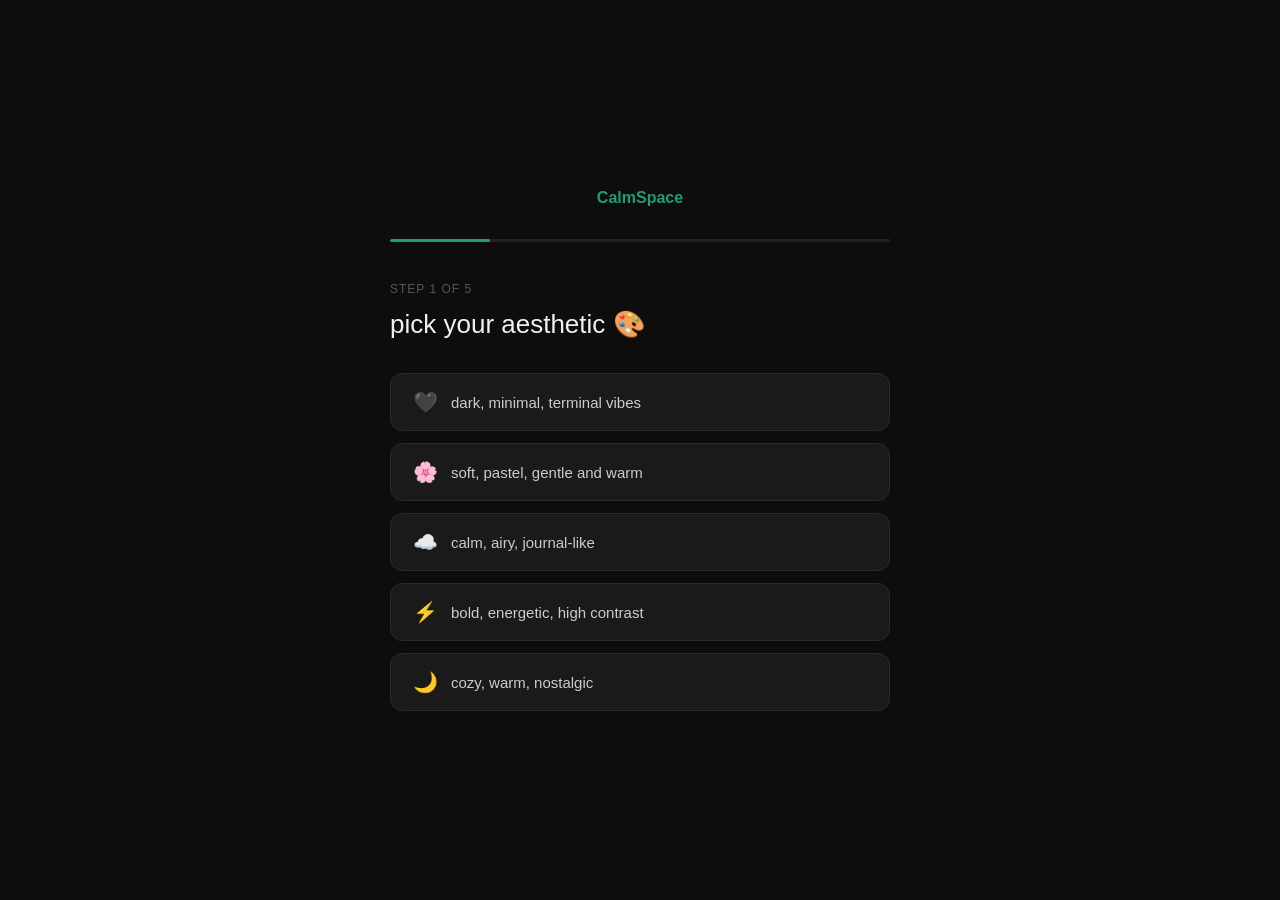
<file: onboarding.html>
<!DOCTYPE html>
<html lang="en">

<head>
  <meta charset="UTF-8">
  <meta name="viewport" content="width=device-width, initial-scale=1.0">
  <title>CalmSpace — Who Are You?</title>
  <style>
    * {
      margin: 0;
      padding: 0;
      box-sizing: border-box;
    }

    body {
      font-family: 'Segoe UI', sans-serif;
      background: #0d0d0d;
      color: #e0e0e0;
      min-height: 100vh;
      display: flex;
      align-items: center;
      justify-content: center;
      transition: background 0.8s ease;
    }

    .quiz-container {
      width: 100%;
      max-width: 540px;
      padding: 20px;
    }

    .progress-bar {
      width: 100%;
      height: 3px;
      background: #222;
      border-radius: 10px;
      margin-bottom: 40px;
      overflow: hidden;
    }

    .progress-fill {
      height: 100%;
      background: #1D9E75;
      border-radius: 10px;
      transition: width 0.5s ease;
    }

    .question-block {
      display: none;
      animation: fadeIn 0.5s ease;
    }

    .question-block.active {
      display: block;
    }

    @keyframes fadeIn {
      from {
        opacity: 0;
        transform: translateY(10px);
      }

      to {
        opacity: 1;
        transform: translateY(0);
      }
    }

    .step-label {
      font-size: 12px;
      color: #555;
      margin-bottom: 12px;
      letter-spacing: 1px;
      text-transform: uppercase;
    }

    .question {
      font-size: 26px;
      font-weight: 500;
      line-height: 1.3;
      margin-bottom: 32px;
      color: #f0f0f0;
    }

    .options {
      display: flex;
      flex-direction: column;
      gap: 12px;
    }

    .option-btn {
      background: #1a1a1a;
      border: 1.5px solid #2a2a2a;
      border-radius: 12px;
      padding: 16px 20px;
      text-align: left;
      cursor: pointer;
      transition: all 0.3s ease;
      color: #ccc;
      font-size: 15px;
      display: flex;
      align-items: center;
      gap: 12px;
    }

    .option-btn:hover {
      border-color: #1D9E75;
      color: #fff;
      transform: translateX(4px);
    }

    .option-btn.selected {
      border-color: #1D9E75;
      background: #0d2e20;
      color: #fff;
    }

    .option-emoji {
      font-size: 20px;
      width: 28px;
      text-align: center;
    }

    .next-btn {
      margin-top: 28px;
      background: #1D9E75;
      color: white;
      border: none;
      padding: 14px 32px;
      border-radius: 40px;
      font-size: 15px;
      cursor: pointer;
      transition: all 0.3s ease;
      display: none;
    }

    .next-btn.visible {
      display: inline-block;
    }

    .next-btn:hover {
      background: #0F6E56;
    }

    .logo {
      text-align: center;
      font-size: 16px;
      color: #1D9E75;
      font-weight: 600;
      margin-bottom: 32px;
    }

    /* Result screen */
    .result-screen {
      display: none;
      text-align: center;
      animation: fadeIn 0.5s ease;
    }

    .result-screen.active {
      display: block;
    }

    .result-emoji {
      font-size: 64px;
      margin-bottom: 20px;
    }

    .result-title {
      font-size: 28px;
      font-weight: 600;
      margin-bottom: 12px;
      color: #f0f0f0;
    }

    .result-desc {
      font-size: 15px;
      color: #888;
      line-height: 1.7;
      margin-bottom: 32px;
      max-width: 400px;
      margin-left: auto;
      margin-right: auto;
    }

    .enter-btn {
      background: #1D9E75;
      color: white;
      border: none;
      padding: 16px 40px;
      border-radius: 40px;
      font-size: 16px;
      cursor: pointer;
      transition: all 0.3s ease;
    }

    .enter-btn:hover {
      background: #0F6E56;
      transform: scale(1.03);
    }
  </style>
</head>

<body>

  <div class="quiz-container">
    <div class="logo">CalmSpace</div>

    <div class="progress-bar">
      <div class="progress-fill" id="progressFill" style="width: 20%"></div>
    </div>

    <!-- Question 1 -->
    <div class="question-block active" id="q1">
      <div class="step-label">step 1 of 5</div>
      <div class="question">pick your aesthetic 🎨</div>
      <div class="options">
        <button class="option-btn" data-value="hacker" onclick="selectOption(this, 'q1')">
          <span class="option-emoji">🖤</span> dark, minimal, terminal vibes
        </button>
        <button class="option-btn" data-value="soft" onclick="selectOption(this, 'q1')">
          <span class="option-emoji">🌸</span> soft, pastel, gentle and warm
        </button>
        <button class="option-btn" data-value="poetic" onclick="selectOption(this, 'q1')">
          <span class="option-emoji">☁️</span> calm, airy, journal-like
        </button>
        <button class="option-btn" data-value="hype" onclick="selectOption(this, 'q1')">
          <span class="option-emoji">⚡</span> bold, energetic, high contrast
        </button>
        <button class="option-btn" data-value="nostalgic" onclick="selectOption(this, 'q1')">
          <span class="option-emoji">🌙</span> cozy, warm, nostalgic
        </button>
      </div>
      <button class="next-btn" id="next1" onclick="nextQuestion(1)">next →</button>
    </div>

    <!-- Question 2 -->
    <div class="question-block" id="q2">
      <div class="step-label">step 2 of 5</div>
      <div class="question">how do you recharge? ⚡</div>
      <div class="options">
        <button class="option-btn" data-value="introvert" onclick="selectOption(this, 'q2')">
          <span class="option-emoji">🧘</span> alone — silence is everything
        </button>
        <button class="option-btn" data-value="extrovert" onclick="selectOption(this, 'q2')">
          <span class="option-emoji">🎉</span> with people — energy is contagious
        </button>
        <button class="option-btn" data-value="ambivert" onclick="selectOption(this, 'q2')">
          <span class="option-emoji">🌊</span> depends on the day honestly
        </button>
      </div>
      <button class="next-btn" id="next2" onclick="nextQuestion(2)">next →</button>
    </div>

    <!-- Question 3 -->
    <div class="question-block" id="q3">
      <div class="step-label">step 3 of 5</div>
      <div class="question">what's your world? 🌍</div>
      <div class="options">
        <button class="option-btn" data-value="tech" onclick="selectOption(this, 'q3')">
          <span class="option-emoji">💻</span> tech, code, digital spaces
        </button>
        <button class="option-btn" data-value="creative" onclick="selectOption(this, 'q3')">
          <span class="option-emoji">🎨</span> art, music, creative stuff
        </button>
        <button class="option-btn" data-value="people" onclick="selectOption(this, 'q3')">
          <span class="option-emoji">🤝</span> people, community, relationships
        </button>
        <button class="option-btn" data-value="nature" onclick="selectOption(this, 'q3')">
          <span class="option-emoji">🌿</span> nature, wellness, slow living
        </button>
        <button class="option-btn" data-value="hustle" onclick="selectOption(this, 'q3')">
          <span class="option-emoji">🔥</span> hustle, goals, building things
        </button>
      </div>
      <button class="next-btn" id="next3" onclick="nextQuestion(3)">next →</button>
    </div>

    <!-- Question 4 -->
    <div class="question-block" id="q4">
      <div class="step-label">step 4 of 5</div>
      <div class="question">how do you want us to talk to you? 💬</div>
      <div class="options">
        <button class="option-btn" data-value="blunt" onclick="selectOption(this, 'q4')">
          <span class="option-emoji">🔥</span> straight up, no sugar-coating
        </button>
        <button class="option-btn" data-value="gentle" onclick="selectOption(this, 'q4')">
          <span class="option-emoji">🌸</span> soft and gentle please
        </button>
        <button class="option-btn" data-value="poetic" onclick="selectOption(this, 'q4')">
          <span class="option-emoji">☁️</span> slow and reflective
        </button>
        <button class="option-btn" data-value="hype" onclick="selectOption(this, 'q4')">
          <span class="option-emoji">⚡</span> hype me up always
        </button>
        <button class="option-btn" data-value="system" onclick="selectOption(this, 'q4')">
          <span class="option-emoji">🖤</span> terse and minimal, like a system
        </button>
      </div>
      <button class="next-btn" id="next4" onclick="nextQuestion(4)">next →</button>
    </div>

    <!-- Question 5 -->
    <div class="question-block" id="q5">
      <div class="step-label">step 5 of 5</div>
      <div class="question">what are you here for? 🌿</div>
      <div class="options">
        <button class="option-btn" data-value="solo" onclick="selectOption(this, 'q5')">
          <span class="option-emoji">🧘</span> just me — private and personal
        </button>
        <button class="option-btn" data-value="connect" onclick="selectOption(this, 'q5')">
          <span class="option-emoji">🤝</span> open to connecting with others
        </button>
        <button class="option-btn" data-value="mentor" onclick="selectOption(this, 'q5')">
          <span class="option-emoji">💚</span> looking for a mentor or guide
        </button>
        <button class="option-btn" data-value="explore" onclick="selectOption(this, 'q5')">
          <span class="option-emoji">🌊</span> just exploring for now
        </button>
      </div>
      <button class="next-btn" id="next5" onclick="showResult()">see my space →</button>
    </div>

    <!-- Result Screen -->
    <div class="result-screen" id="resultScreen">
      <div class="result-emoji" id="resultEmoji"></div>
      <div class="result-title" id="resultTitle"></div>
      <div class="result-desc" id="resultDesc"></div>
      <button class="enter-btn" onclick="enterCalmSpace()">enter my space 🌿</button>
    </div>

  </div>

  <script>
    const answers = {};

    const profiles = {
      hacker: {
        emoji: '🖤',
        title: 'root access granted.',
        desc: 'dark, minimal, real. your space is built for the ones who think in systems and feel in silence. welcome.',
        bg: '#0d0d0d',
        theme: 'hacker'
      },
      soft: {
        emoji: '🌸',
        title: 'welcome, softie.',
        desc: 'gentle, warm, safe. your space is filled with soft colors and softer words. you deserve every bit of it.',
        bg: '#fff0f5',
        theme: 'soft'
      },
      poetic: {
        emoji: '☁️',
        title: 'you think in metaphors.',
        desc: 'slow, reflective, journal-like. your space is built for the ones who feel deeply and speak quietly.',
        bg: '#f5f5f0',
        theme: 'poetic'
      },
      hype: {
        emoji: '⚡',
        title: "LET'S GOOO!!",
        desc: "bold, loud, unstoppable. your space matches your energy. let's build something today.",
        bg: '#0d0d1a',
        theme: 'hype'
      },
      nostalgic: {
        emoji: '🌙',
        title: 'hey, old friend.',
        desc: 'warm, cozy, like a late night conversation. your space feels like home. come in.',
        bg: '#1a1208',
        theme: 'nostalgic'
      }
    };

    function selectOption(btn, questionId) {
      // Remove selected from all options in this question
      const options = document.querySelectorAll('#' + questionId + ' .option-btn');
      options.forEach(function (opt) {
        opt.classList.remove('selected');
      });

      // Select this one
      btn.classList.add('selected');

      // Save answer
      answers[questionId] = btn.getAttribute('data-value');

      // Show next button
      const questionNum = questionId.replace('q', '');
      const nextBtn = document.getElementById('next' + questionNum);
      if (nextBtn) nextBtn.classList.add('visible');
    }

    function nextQuestion(current) {
      // Hide current
      document.getElementById('q' + current).classList.remove('active');

      // Show next
      const next = current + 1;
      document.getElementById('q' + next).classList.add('active');

      // Update progress bar
      const progress = (next / 5) * 100;
      document.getElementById('progressFill').style.width = progress + '%';
    }

    function showResult() {
      document.getElementById('q5').classList.remove('active');

      const aesthetic = answers['q1'] || 'soft';
      const profile = profiles[aesthetic];

      document.body.style.background = profile.bg;

      document.getElementById('resultEmoji').textContent = profile.emoji;
      document.getElementById('resultTitle').textContent = profile.title;
      document.getElementById('resultDesc').textContent = profile.desc;

      document.getElementById('resultScreen').classList.add('active');

      localStorage.setItem('calmspace_theme', profile.theme);
      localStorage.setItem('calmspace_answers', JSON.stringify(answers));

      // Save theme to Firebase
      saveThemeToFirebase(profile.theme);
    }

    async function saveThemeToFirebase(theme) {
      try {
        const { initializeApp } = await import("https://www.gstatic.com/firebasejs/10.7.1/firebase-app.js");
        const { getAuth } = await import("https://www.gstatic.com/firebasejs/10.7.1/firebase-auth.js");
        const { getFirestore, doc, setDoc } = await import("https://www.gstatic.com/firebasejs/10.7.1/firebase-firestore.js");

        const firebaseConfig = {
          apiKey: "AIzaSyCXHbUDVlTR36dyOzoLLlTXeHkBmfNWM3Y",
          authDomain: "calmspace-8caec.firebaseapp.com",
          projectId: "calmspace-8caec",
          storageBucket: "calmspace-8caec.firebasestorage.app",
          messagingSenderId: "369534892322",
          appId: "1:369534892322:web:e4f9ca3caecc86dbc4cd7b"
        };

        const app = initializeApp(firebaseConfig);
        const auth = getAuth(app);
        const db = getFirestore(app);
        const user = auth.currentUser;

        if (user) {
          await setDoc(doc(db, 'users', user.uid), {
            theme: theme,
            answers: JSON.parse(localStorage.getItem('calmspace_answers') || '{}'),
            updatedAt: new Date()
          }, { merge: true });
        }
      } catch (error) {
        console.error('Error saving theme:', error);
      }
    }

    function enterCalmSpace() {
      window.location.href = 'index.html';
    }
  </script>

</body>

</html>
</file>
